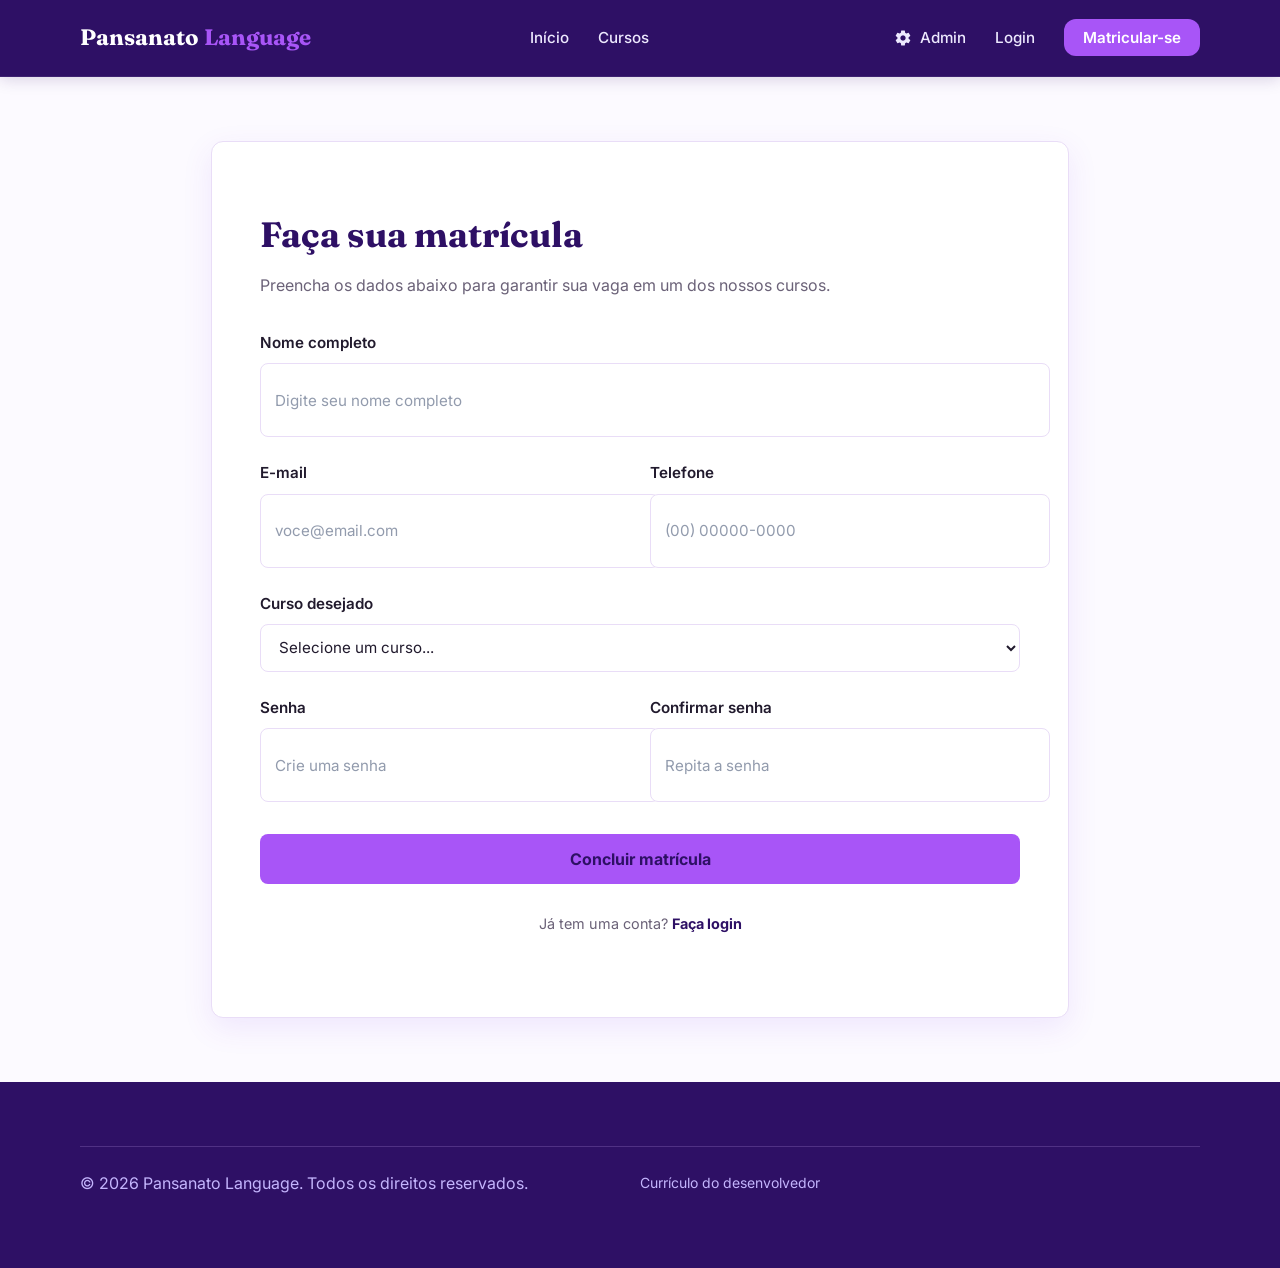
<file: html/cadastro.html>
<!DOCTYPE html>
<html lang="pt-BR">

<head>
  <meta charset="UTF-8" />
  <meta name="viewport" content="width=device-width, initial-scale=1.0" />

  <title>Matrícula | Pansanato Language</title>

  <link rel="stylesheet" href="../css/style.css" />
</head>

<body>

  <header class="cabecalho">
    <nav class="nav container" aria-label="Navegação principal">

      <a href="../index.html" class="marca">
        Pansanato <span>Language</span>
      </a>

      <button
        id="botaoMenu"
        class="menu-toggle"
        aria-label="Abrir menu de navegação"
        aria-controls="menuNavegacao"
      >
        <span class="material-icons" aria-hidden="true">
          menu
        </span>
      </button>
      <ul class="menu" id="menuNavegacao">
        <li>
          <a href="../index.html#inicio">Início</a>
        </li>
        <li>
          <a href="../index.html#cursos">Cursos</a>
        </li>
        <li>
          <a href="admin.html">
            <span class="material-icons icone-menu" aria-hidden="true">
              admin_panel_settings
            </span>
            Admin
          </a>
        </li>
        <li>
          <a href="login.html">Login</a>
        </li>
        <li>
          <a href="cadastro.html" class="botao-cta">
            Matricular-se
          </a>
        </li>
      </ul>
    </nav>
  </header>

  <main class="pagina-formulario">
    <div class="container">
      <div class="cartao-formulario">
        <h1>Faça sua matrícula</h1>
        <p>
          Preencha os dados abaixo para garantir sua vaga
          em um dos nossos cursos.
        </p>

        <form action="login.html" method="GET">

          <div class="campo">
            <label for="nome">Nome completo</label>

            <input
              type="text"
              id="nome"
              name="nome"
              placeholder="Digite seu nome completo"
              required
            />
          </div>

          <div class="linha-dois-campos">
            <div class="campo">
              <label for="email">E-mail</label>

              <input
                type="email"
                id="email"
                name="email"
                placeholder="voce@email.com"
                required
              />
            </div>

            <div class="campo">
              <label for="telefone">Telefone</label>
              <input
                type="tel"
                id="telefone"
                name="telefone"
                placeholder="(00) 00000-0000"
                required
              />
            </div>
          </div>

          <div class="campo">
            <label for="curso">Curso desejado</label>
            <select id="curso" name="curso" required>
              <option value="">
                Selecione um curso...
              </option>
              <option value="ingles">
                Inglês — R$ 699
              </option>
              <option value="italiano">
                Italiano — R$ 1.299
              </option>
              <option value="frances">
                Francês — R$ 1.599
              </option>
            </select>
          </div>

          <div class="linha-dois-campos">
            <div class="campo">
              <label for="senha">Senha</label>
              <input
                type="password"
                id="senha"
                name="senha"
                placeholder="Crie uma senha"
                minlength="6"
                required
              />
            </div>

            <div class="campo">
              <label for="confirmarSenha">
                Confirmar senha
              </label>
              <input
                type="password"
                id="confirmarSenha"
                name="confirmarSenha"
                placeholder="Repita a senha"
                minlength="6"
                required
              />
            </div>
          </div>

          <button type="submit" class="botao-form">
            Concluir matrícula
          </button>
        </form>
        <p class="rodape-formulario">
          Já tem uma conta?
          <a href="login.html">Faça login</a>
        </p>
      </div>
    </div>
  </main>

  <footer class="rodape">
    <div class="container rodape-baixo">
      <span>
        &copy; 2026 Pansanato Language.
        Todos os direitos reservados.
      </span>
      <a
        href="https://exemplo.com/curriculo.pdf"
        target="_blank"
        rel="noopener"
      >
        Currículo do desenvolvedor
      </a>
    </div>
  </footer>

  <script src="../js/script.js"></script>
</body>
</html>
</file>
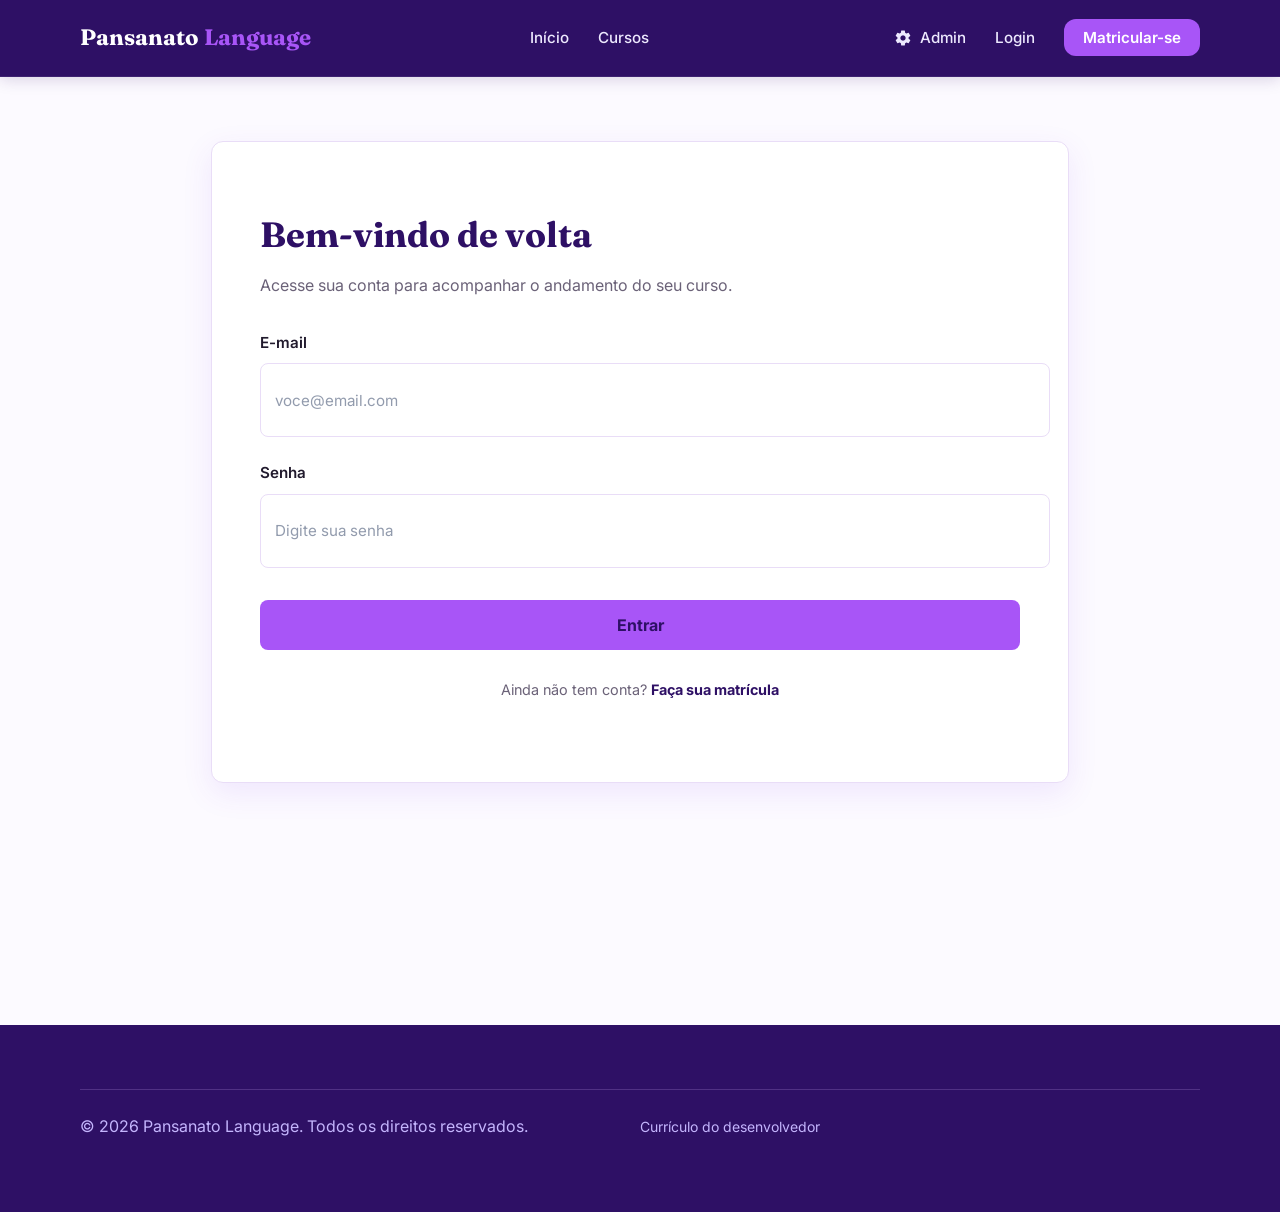
<file: html/login.html>
<!DOCTYPE html>
<html lang="pt-BR">
<head>
  <meta charset="UTF-8" />
  <meta name="viewport" content="width=device-width, initial-scale=1.0" />
  <title>Entrar | Pansanato Language</title>
  <link rel="stylesheet" href="../css/style.css" />
</head>

<body>
  <header class="cabecalho">
    <nav class="nav container" aria-label="Navegação principal">
      <a href="../index.html" class="marca">
        Pansanato <span>Language</span>
      </a>

      <button
        id="botaoMenu"
        class="menu-toggle"
        aria-label="Abrir menu de navegação"
        aria-controls="menuNavegacao"
      >
        <span class="material-icons" aria-hidden="true">
          menu
        </span>
      </button>

      <ul class="menu" id="menuNavegacao">

        <li>
          <a href="../index.html#inicio">Início</a>
        </li>

        <li>
          <a href="../index.html#cursos">Cursos</a>
        </li>

        <li>
          <a href="admin.html">
            <span class="material-icons icone-menu" aria-hidden="true">
              admin_panel_settings
            </span>
            Admin
          </a>
        </li>

        <li>
          <a href="login.html">Login</a>
        </li>

        <li>
          <a href="cadastro.html" class="botao-cta">
            Matricular-se
          </a>
        </li>
      </ul>
    </nav>
  </header>

  <main class="pagina-formulario">
    <div class="container">
      <div class="cartao-formulario">
        <h1>Bem-vindo de volta</h1>

        <p>
          Acesse sua conta para acompanhar o andamento
          do seu curso.
        </p>

        <form action="#" method="GET">
          <div class="campo">
            <label for="email">
              E-mail
            </label>
            <input
              type="email"
              id="email"
              name="email"
              placeholder="voce@email.com"
              required
            />
          </div>

          <div class="campo">
            <label for="senha">
              Senha
            </label>
            <input
              type="password"
              id="senha"
              name="senha"
              placeholder="Digite sua senha"
              required
            />
          </div>

          <button type="submit" class="botao-form">
            Entrar
          </button>
        </form>

        <p class="rodape-formulario">
          Ainda não tem conta?
          <a href="cadastro.html">
            Faça sua matrícula
          </a>
        </p>
      </div>
    </div>
  </main>

  <footer class="rodape">
    <div class="container rodape-baixo">
      <span>
        &copy; 2026 Pansanato Language.
        Todos os direitos reservados.
      </span>
      <a
        href="https://exemplo.com/curriculo.pdf"
        target="_blank"
        rel="noopener"
      >
        Currículo do desenvolvedor
      </a>
    </div>
  </footer>

  <script src="../js/script.js"></script>
</body>
</html>
</file>
<file: css/style.css>
@import url('https://fonts.googleapis.com/css2?family=Fraunces:wght@500;600;700&family=Inter:wght@400;500;600&display=swap');
@import url('https://fonts.googleapis.com/icon?family=Material+Icons');

:root {
  --roxo-principal: #7C3AED;
  --roxo-neon: #A855F7;
  --roxo-vibrante: #9333EA;
  --roxo-escuro: #2E1065;
  --roxo-profundo: #1E103F;
  --lavanda: #F3E8FF;
  --lavanda-clara: #FAF5FF;
  --branco: #FFFFFF;
  --preto-suave: #171321;
  --fundo: #FCFAFF;
  --fundo-alt: #FFFFFF;
  --texto: #211A2D;
  --texto-suave: #6B6278;
  --borda: #E9DDF7;
  --azul-marinho: var(--roxo-escuro);
  --azul-marinho-claro: var(--roxo-principal);
  --dourado: var(--roxo-neon);
  --coral: #EC4899;
  --verde-agua: #C084FC;
  --primaria: var(--roxo-principal);
  --destaque: var(--roxo-neon);
  --fonte-titulo: "Fraunces", Georgia, serif;
  --fonte-texto: "Inter", Arial, sans-serif;
  --raio: 12px;
  --sombra:
    0 10px 30px rgba(124, 58, 237, 0.10);
  --sombra-forte:
    0 12px 35px rgba(124, 58, 237, 0.18);
}

html {
  scroll-behavior: smooth;
  width: 100%;
  min-height: 100%;
  margin: 0 !important;
  padding: 0 !important;
}

body {
  font-family: var(--fonte-texto);
  color: var(--texto);
  background: var(--fundo);
  line-height: 1.6;
  width: 100%;
  min-height: 100vh;
  margin: 0 !important;
  padding: 0 !important;
  overflow-x: hidden;
}

.cabecalho,
.hero,
.faixa,
.secao,
.chamada-final,
footer {
    width: 100%;
    margin-left: 0;
    margin-right: 0;
}

img {
  display: block;
  max-width: 100%;
}

a {
  color: inherit;
  text-decoration: none;
}

ul {
  list-style: none;
}

button,
a {
  -webkit-tap-highlight-color: transparent;
}

.container {
  width: min(1120px, 92%);
  margin: 0 auto;
}

h1,
h2,
h3 {
  font-family: var(--fonte-titulo);
  color: var(--roxo-escuro);
  line-height: 1.2;
}

h2 {
  font-size: clamp(1.7rem, 2.5vw, 2.3rem);
  margin-bottom: 0.6rem;
}

h3 {
  font-size: 1.25rem;
}

.material-icons {
  user-select: none;
}

.secao {
  padding: 4.5rem 0;
}

.secao-titulo {
  max-width: 640px;
  margin: 0 auto 3rem;
  text-align: center;
}

.secao-titulo p {
  color: var(--texto-suave);
  margin-top: 0.6rem;
}

.cabecalho {
    height: var(--altura-header);
    background: var(--roxo-escuro);
    box-shadow: 0 2px 15px rgba(46, 16, 101, 0.18);
    border-bottom: 1px solid rgba(255, 255, 255, 0.08);
    display: flex;
    align-items: center;
}

.nav {
  display: flex;
  align-items: center;
  justify-content: space-between;
  padding: 1rem 0;
}

.marca {
  font-family: var(--fonte-titulo);
  font-size: 1.4rem;
  font-weight: 700;
  color: var(--branco);
}

.marca span {
  color: var(--roxo-neon);
}

.menu {
  display: flex;
  align-items: center;
  gap: 1.8rem;
}

.menu a {
  color: #EDE9FE;
  font-size: 0.95rem;
  font-weight: 500;
  transition: color 0.2s ease;
}

.menu a:hover,
.menu a:focus-visible {
  color: var(--roxo-neon);
}

.menu .icone-menu {
  margin-right: 4px;
  color: currentColor;
  font-size: 18px;
  vertical-align: -4px;
}

.botao-cta {
  padding: 0.55rem 1.2rem;
  border-radius: var(--raio);
  background: var(--roxo-neon);
  color: var(--branco) !important;
  font-weight: 600 !important;
}

.botao-cta:hover {
  background: var(--roxo-principal);
}

.menu-toggle {
  display: none;
  border: none;
  background: none;
  color: #fff;
  font-size: 1.6rem;
  cursor: pointer;
}

.botao-primario {
  display: inline-block;
  padding: 0.85rem 1.6rem;
  border: none;
  border-radius: var(--raio);
  background: var(--roxo-neon);
  color: var(--branco);
  box-shadow: 0 5px 20px rgba(168, 85, 247, 0.25);
  font-size: 1rem;
  font-weight: 700;
  cursor: pointer;
  transition: background 0.2s ease, transform 0.2s ease;
}

.botao-primario:hover {
  background: var(--roxo-vibrante);
  box-shadow: 0 8px 25px rgba(168, 85, 247, 0.35);
}

.botao-secundario {
  padding: 0.6rem 1.1rem;
  border-radius: var(--raio);
  background: var(--azul-marinho);
  color: #fff;
  font-size: 0.9rem;
  font-weight: 600;
  transition: background 0.2s ease;
}

.botao-secundario:hover {
  background: var(--azul-marinho-claro);
}

.hero {
    position: relative;
    overflow: visible;
    height: calc(100vh - var(--altura-header) - var(--altura-faixa));
    min-height: 560px;
    background: var(--azul-marinho);
    display: flex;
    align-items: center;

     background: linear-gradient(
      135deg,
      var(--roxo-profundo) 0%,
      var(--roxo-escuro) 48%,
      var(--roxo-principal) 100%
  );

  color: var(--branco);
}

.hero .container {
    width: min(1120px, 92%);
    height: 100%;

    display: grid;
    grid-template-columns: 1fr 1fr;
    align-items: center;
    gap: 40px;
}

.hero-texto {
    display: flex;
    flex-direction: column;
    justify-content: center;
    align-items: flex-start;

    padding: 0;
    margin: 0;
}

.hero h1 {
    margin-bottom: 1rem;
    color: #fff;
    font-size: clamp(2rem, 4vw, 2.9rem);
    line-height: 1.2;
}

.hero h1 em {
    color: var(--roxo-neon);
    font-style: normal;
}

.hero p {
    max-width: 46ch;
    margin-bottom: 1.6rem;
    color: #E9D5FF;
    font-size: 1.05rem;
}

.hero-nota {
    margin-top: 0.9rem;
    margin-bottom: 0 !important;
    color: #D8B4FE; !important;
    font-size: 0.85rem !important;
}

.hero-imagem {
    height: auto;
    min-width: 0;
    display: flex;
    align-items: flex-end;
    justify-content: center;
    align-self: stretch;
}

.hero-imagem img {
    display: block;
    width: 100%;
    max-width: 740px;
    max-height: none;
    height: auto;
    object-fit: contain;
    margin: 0 auto;
}

.hero-imagem img:hover{
  transform: scale(1.01);
  filter: brightness(1.05);
}

.faixa {
    height: var(--altura-faixa);
    background: var(--fundo-alt);
    border-bottom-color: var(--borda);
    display: flex;
    align-items: center;
}


.faixa .container {
    width: 100%;
    height: 100%;
    display: grid;
    grid-template-columns: repeat(3, 1fr);
    align-items: center;
    justify-items: center;
}

.faixa-item {
  flex: 1;
  min-width: 150px;
}

.faixa-num {
  font-family: var(--fonte-titulo);
  color: var(--roxo-principal);
  font-size: 1.6rem;
  font-weight: 700;
}

.faixa-rotulo {
  color: var(--texto-suave);
  font-size: 0.85rem;
}

.grade-diferenciais {
  display: grid;
  grid-template-columns: repeat(auto-fit, minmax(230px, 1fr));
  gap: 1.6rem;
}

.cartao-diferencial {
  padding: 1.8rem;
  border: 1px solid var(--borda);
  border-radius: var(--raio);
  background: var(--fundo-alt);
  border-color: var(--borda);
  box-shadow: var(--sombra);
  transition: transform 0.2s ease, box-shadow 0.2s ease;
}

.cartao-diferencial:hover, .cartao-curso:hover {
  transform: translateY(-4px);
  box-shadow: var(--sombra-forte);
}

.icone-caixa {
  display: flex;
  align-items: center;
  justify-content: center;
  width: 48px;
  height: 48px;
  margin-bottom: 1rem;
  border-radius: 50%;
  background: var(--lavanda);
}

.icone-caixa .material-icons {
  color: var(--roxo-principal);
  font-size: 22px;
}

.cartao-diferencial p, .cartao-curso-corpo {
  margin-top: 0.4rem;
  color: var(--texto-suave);
  font-size: 0.95rem;
}

.grade-cursos {
  display: grid;
  grid-template-columns: repeat(auto-fit, minmax(280px, 1fr));
  gap: 1.8rem;
}

.cartao-curso {
  display: flex;
  flex-direction: column;
  overflow: hidden;
  border-radius: var(--raio);
  background: var(--fundo-alt);
  box-shadow: var(--sombra);
  transition: transform 0.2s ease, box-shadow 0.2s ease;
}

.cartao-curso:hover {
  transform: translateY(-4px);
  box-shadow: 0 15px 35px rgba(27, 42, 74, 0.13);
}

.cartao-curso img {
  width: 100%;
  height: 170px;
  object-fit: cover;
}

.cartao-curso-corpo {
  display: flex;
  flex: 1;
  flex-direction: column;
  padding: 1.4rem 1.4rem 1.6rem;
}

.cartao-curso-corpo p {
  flex: 1;
  margin: 0.5rem 0 1rem;
  color: var(--texto-suave);
  font-size: 0.92rem;
}

.preco {
  font-family: var(--fonte-titulo);
  color: var(--roxo-principal);
  font-size: 1.5rem;
  font-weight: 700;
}

.preco span {
  color: var(--texto-suave);
  font-family: var(--fonte-texto);
  font-size: 0.85rem;
  font-weight: 400;
}

.linha-curso {
  display: flex;
  align-items: center;
  justify-content: space-between;
  gap: 1rem;
  margin-top: 1rem;
}

.como-funciona, .secao-escura {
  background: var(--lavanda-clara);
}

.secao-escura h2 {
  color: #fff;
}

.secao-escura .secao-titulo p {
  color: #C6D0E6;
}

.lista-etapas {
  display: grid;
  grid-template-columns: repeat(4, 1fr);
  gap: 1.5rem;
}

.etapa {
  padding: 2rem 1.3rem;
  border: 1px solid rgba(255, 255, 255, 0.12);
  border-radius: var(--raio);
  background: var(--branco);
  border-color: var(--borda);
  text-align: center;
  transition: transform 0.2s ease, background 0.2s ease;
}

.etapa:hover {
  background: #30446F;
  transform: translateY(-4px);
}

.etapa-numero {
  display: flex;
  align-items: center;
  justify-content: center;
  width: 3.5rem;
  height: 3.5rem;
  margin: 0 auto 1.5rem;
  border-radius: 50%;
  background: var(--roxo-principal);
  color: var(--branco);
  font-size: 1.25rem;
  font-weight: 700;
}

.etapa h3 {
  margin-bottom: 0.75rem;
  color: var(--roxo-escuro);
  font-size: 1.2rem;
}

.etapa p {
  color: var(--texto-suave);
  font-size: 0.92rem;
  line-height: 1.7;
}

#depoimentos {
  background: var(--fundo-alt);
}

.grade-depoimentos {
  display: grid;
  grid-template-columns: repeat(3, 1fr);
  gap: 1.8rem;
}

.depoimento {
  display: flex;
  flex-direction: column;
  padding: 1.8rem;
  border: 1px solid var(--borda);
  border-radius: var(--raio);
  background: var(--fundo-alt);
  box-shadow: var(--sombra);
  background: var(--fundo-alt);
}

.depoimento > p {
  flex: 1;
  margin-bottom: 1.5rem;
  color: var(--texto);
  font-size: 0.98rem;
  line-height: 1.8;
  font-style: italic;
}

.depoimento-autor {
  padding-top: 1rem;
  border-top: 1px solid var(--borda);
  color: var(--azul-marinho);
  font-size: 0.95rem;
  font-weight: 700;
}

.depoimento-curso {
  margin-top: 0.2rem;
  color: var(--texto-suave);
  font-size: 0.85rem;
}

.chamada-final {
  padding: 5rem 0;
  background: var(--azul-marinho);
  color: #fff;
  text-align: center;
  background: linear-gradient(
    135deg,
    var(--roxo-escuro),
    var(--roxo-principal)
  );
}

.chamada-final .container {
  display: flex;
  flex-direction: column;
  align-items: center;
  max-width: 800px;
}

.chamada-final h2 {
  max-width: 650px;
  margin-bottom: 1.25rem;
  color: #fff;
  font-size: clamp(2rem, 4vw, 3rem);
  line-height: 1.2;
}

.chamada-final p {
  max-width: 600px;
  margin-bottom: 2rem;
  color: #E9D5FF;
  font-size: 1.05rem;
  line-height: 1.7;
}

.chamada-final .botao-primario {
  background: var(--branco);
  color: var(--roxo-principal);
  box-shadow: none;
}

.chamada-final .botao-primario:hover {
  background: var(--lavanda);
  color: var(--roxo-escuro);
}

footer {
  padding: 4rem 0 1.5rem;
  background: var(--roxo-profundo);
  color: var(--branco);
}

footer > .container:first-child {
  display: grid;
  grid-template-columns: 2fr 1fr 1fr;
  gap: 3rem;
  padding-bottom: 3rem;
}

.rodape-marca {
  display: inline-block;
  margin-bottom: 1rem;
  color: var(--branco);
  font-family: var(--fonte-titulo);
  font-size: 1.5rem;
  font-weight: 700;
}

.rodape-marca span {
  color: var(--roxo-neon);
}

.rodape-sobre, rodape-descricao {
  max-width: 320px;
  color: #D8B4FE;
  font-size: 0.95rem;
  line-height: 1.7;
}

footer h4 {
  margin-bottom: 1.25rem;
  color: #fff;
  font-size: 1rem;
  font-weight: 700;
}

footer ul {
  display: flex;
  flex-direction: column;
  gap: 0.75rem;
}

footer ul a {
  color: rgba(255, 255, 255, 0.7);
  font-size: 0.9rem;
  transition: color 0.2s ease;
}

footer ul a:hover {
  color: var(--dourado);
}

.rodape {
    background: var(--azul-marinho);
    color: #ffffff;
    padding: 64px 0 24px;
}

.rodape-conteudo {
    display: grid;
    grid-template-columns: 2fr 1fr 1fr;
    gap: 64px;
    align-items: start;
    padding-bottom: 48px;
}

.rodape-marca h3 {
    margin-bottom: 20px;
    color: #ffffff;
    font-family: "Fraunces", serif;
    font-size: 1.5rem;
}

.rodape-marca p {
    max-width: 330px;
    margin-bottom: 24px;
    color: #c5ccdc;
    line-height: 1.7;
}

.rodape-social {
    display: flex;
    align-items: center;
    gap: 12px;
}

.rodape-social a {
    display: flex;
    align-items: center;
    justify-content: center;
    width: 38px;
    height: 38px;
    border: 1px solid #526079;
    border-radius: 50%;
    color: #ffffff;
    border-color: rgba(216, 180, 254, 0.4);
    transition: background-color 0.2s ease,
                border-color 0.2s ease;
}

.rodape-social a:hover {
    background: var(--dourado);
    border-color: var(--dourado);
    color: var(--azul-marinho);
}

.rodape-links {
    display: flex;
    flex-direction: column;
    align-items: flex-start;
    gap: 14px;
}

.rodape-links h4 {
    margin-bottom: 8px;
    color: #ffffff;
    font-size: 1rem;
}

.rodape-links a {
    color: #D8B4FE;
    text-decoration: none;
    transition: color 0.2s ease;
}

.rodape-links a:hover {
    color: var(--roxo-neon);
}

.rodape-baixo {
    display: flex;
    align-items: center;
    justify-content: space-between;
    gap: 24px;
    padding-top: 24px;
    border-top: 1px solid #35415c;
    border-top-color: rgba(216, 180, 254, 0.2);
}

.rodape-inferior {
  border-top-color: rgba(216, 180, 254, 0.2);
}

.rodape-baixo p,
.rodape-baixo a {
    margin: 0;
    color: #C4B5FD;
    font-size: 0.875rem;
    line-height: 1.6;
}

.rodape-baixo a {
    text-decoration: none;
    transition: color 0.2s ease;
}

.rodape-baixo a:hover, rodape-politicas a:hover {
    color: var(--roxo-neon);
}

.rodape-baixo span, rodape-inferior p{
  color: #C4B5FD;
}

@media (max-width: 768px) {
    .rodape-conteudo {
        grid-template-columns: 1fr 1fr;
        gap: 40px 24px;
    }

    .rodape-marca {
        grid-column: 1 / -1;
    }

    .rodape-baixo {
        flex-direction: column;
        align-items: flex-start;
        gap: 8px;
    }
}

@media (max-width: 480px) {
    .rodape-conteudo {
        grid-template-columns: 1fr;
    }

    .rodape-marca {
        grid-column: auto;
    }
}

@media (max-width: 1000px) {
  .hero .container {
    gap: 2rem;
  }

  .lista-etapas {
    grid-template-columns: repeat(2, 1fr);
  }

  .grade-depoimentos {
    grid-template-columns: repeat(2, 1fr);
  }
}

@media (max-width: 860px) {
  .hero .container {
    grid-template-columns: 1fr;
    text-align: center;
  }

  .hero p {
    margin-right: auto;
    margin-left: auto;
  }

  .hero-imagem {
    max-width: 420px;
    margin: 0 auto;
  }

  footer > .container:first-child {
    grid-template-columns: repeat(2, 1fr);
    gap: 2.5rem;
  }
}

@media (max-width: 720px) {
  .menu {
    position: absolute;
    top: 100%;
    right: 0;
    left: 0;
    display: none;
    flex-direction: column;
    align-items: flex-start;
    gap: 1rem;
    padding: 1rem 6%;
    background: var(--roxo-escuro);
  }

  .menu.aberto {
    display: flex;
  }

  .menu-toggle {
    display: block;
  }

  .faixa .container {
    gap: 1.5rem;
  }

  .faixa-item {
    min-width: 120px;
  }

  .linha-curso {
    align-items: flex-start;
    flex-direction: column;
  }

  .botao-secundario {
    text-align: center;
    background: var(--roxo-principal);
    color: var(--branco);
  }
}

.botao-secundario:hover {
  background: var(--roxo-escuro);
}

@media (max-width: 600px) {
  .secao {
    padding: 3.5rem 0;
  }

  .secao-titulo {
    margin-bottom: 2rem;
  }

  .lista-etapas {
    grid-template-columns: 1fr;
    gap: 1.2rem;
  }

  .etapa {
    padding: 1.5rem;
  }

  .grade-depoimentos {
    grid-template-columns: 1fr;
    gap: 1.5rem;
  }

  .depoimento {
    padding: 1.5rem;
  }

  .chamada-final {
    padding: 3.5rem 1rem;
  }

  .chamada-final h2 {
    font-size: 2rem;
  }

  .chamada-final p {
    font-size: 1rem;
  }

  footer {
    padding: 3rem 0 1.5rem;
  }

  footer > .container:first-child {
    grid-template-columns: 1fr;
    gap: 2rem;
  }

  .rodape-sobre {
    max-width: 100%;
  }

  .rodape-baixo {
    align-items: flex-start;
    flex-direction: column;
  }
}

@media (max-width: 400px) {
  .hero {
    padding: 3.5rem 0 4rem;
  }

  .hero h1 {
    font-size: 2rem;
  }

  .faixa .container {
    flex-direction: column;
    align-items: center;
  }

  .faixa-item {
    width: 100%;
  }

  .botao-primario {
    padding: 0.8rem 1.2rem;
    font-size: 0.9rem;
  }
}

@media (max-width: 860px) {
    .hero {
        height: auto;
        min-height: auto;
        padding: 56px 0 0;
    }

    .hero .container {
        width: min(1120px, 92%);
        height: auto;

        grid-template-columns: 1fr;
        gap: 32px;
        text-align: center;
    }

    .hero-texto {
        align-items: center;
    }

    .hero p {
        margin-right: auto;
        margin-left: auto;
    }

    .hero-imagem {
        height: auto;
        max-width: 520px;
        width: 100%;
        margin: 0 auto;
    }

    .hero-imagem img {
        max-height: none;
        width: 100%;
    }
}

.pagina-formulario {
    min-height: calc(100vh - 80px);
    padding: 64px 0;
    background: var(--fundo);
}

.cartao-formulario {
    width: 100%;
    max-width: 760px;
    margin: 0 auto;
    padding: 48px;
    background: var(--fundo-alt);
    border: 1px solid var(--borda);
    border-radius: var(--raio);
    box-shadow: var(--sombra);
}

.cartao-formulario h1 {
    margin-bottom: 12px;
    color: var(--azul-marinho);
    font-family: "Fraunces", serif;
    font-size: 2.2rem;
    line-height: 1.2;
}

.cartao-formulario > p {
    margin-bottom: 32px;
    color: var(--texto-suave);
    line-height: 1.7;
}

.cartao-formulario form {
    display: flex;
    flex-direction: column;
    gap: 24px;
}

.campo {
    display: flex;
    flex-direction: column;
    gap: 8px;
}

.campo label {
    color: var(--texto);
    font-size: 0.95rem;
    font-weight: 600;
}

.campo input,
.campo select {
    width: 100%;
    min-height: 48px;
    padding: 12px 14px;
    border: 1px solid var(--borda);
    border-radius: 8px;
    background: var(--fundo-alt);
    color: var(--texto);
    font-family: "Inter", sans-serif;
    font-size: 0.95rem;
    outline: none;
    transition:
        border-color 0.2s ease,
        box-shadow 0.2s ease;
}

.campo input::placeholder {
    color: #929bad;
}

.campo input:focus,
.campo select:focus {
    border-color: var(--dourado);
    box-shadow: 0 0 0 3px rgba(244, 163, 0, 0.15);
}

.linha-dois-campos {
    display: grid;
    grid-template-columns: repeat(2, minmax(0, 1fr));
    gap: 20px;
}

.botao-form {
    width: 100%;
    min-height: 50px;
    margin-top: 8px;
    padding: 14px 24px;
    border: none;
    border-radius: 8px;
    background: var(--dourado);
    color: var(--azul-marinho);
    font-family: "Inter", sans-serif;
    font-size: 1rem;
    font-weight: 700;
    cursor: pointer;
    transition:
        background-color 0.2s ease,
        transform 0.2s ease;
}

.botao-form:hover {
    background: #d98e00;
    transform: translateY(-2px);
}

.botao-form:active {
    transform: translateY(0);
}

.rodape-formulario {
    margin-top: 28px;
    margin-bottom: 0;
    color: var(--texto-suave);
    text-align: center;
    font-size: 0.9rem;
}

.rodape-formulario a {
    color: var(--azul-marinho);
    font-weight: 700;
    text-decoration: none;
}

.rodape-formulario a:hover {
    color: var(--dourado);
    text-decoration: underline;
}

@media (max-width: 600px) {
    .pagina-formulario {
        padding: 32px 0;
    }
    .cartao-formulario {
        padding: 28px 20px;
    }
    .cartao-formulario h1 {
        font-size: 1.8rem;
    }
    .linha-dois-campos {
        grid-template-columns: 1fr;
        gap: 24px;
    }
}

.pagina-formulario {
    min-height: calc(100vh - 80px);
    padding: 64px 0;
    background: var(--fundo);
}

.cartao-formulario {
    width: 100%;
    max-width: 760px;
    margin: 0 auto;
    padding: 48px;
    background: var(--fundo-alt);
    border: 1px solid var(--borda);
    border-radius: var(--raio);
    box-shadow: var(--sombra);
}

.cartao-formulario h1 {
    margin-bottom: 12px;
    color: var(--azul-marinho);
    font-family: "Fraunces", serif;
    font-size: 2.2rem;
    line-height: 1.2;
}

.cartao-formulario > p {
    margin-bottom: 32px;
    color: var(--texto-suave);
    line-height: 1.7;
}

.cartao-formulario form {
    display: flex;
    flex-direction: column;
    gap: 24px;
}

.campo {
    display: flex;
    flex-direction: column;
    gap: 8px;
}

.campo label {
    color: var(--texto);
    font-size: 0.95rem;
    font-weight: 600;
}

.campo input,
.campo select {
    width: 100%;
    min-height: 48px;
    padding: 12px 14px;
    border: 1px solid var(--borda);
    border-radius: 8px;
    background: var(--fundo-alt);
    color: var(--texto);
    font-family: "Inter", sans-serif;
    font-size: 0.95rem;
    outline: none;
    transition:
        border-color 0.2s ease,
        box-shadow 0.2s ease;
}

.campo input::placeholder {
    color: #929bad;
}

.campo input:focus,
.campo select:focus {
    border-color: var(--dourado);
    box-shadow: 0 0 0 3px rgba(244, 163, 0, 0.15);
}

.linha-dois-campos {
    display: grid;
    grid-template-columns: repeat(2, minmax(0, 1fr));
    gap: 20px;
}

.botao-form {
    width: 100%;
    min-height: 50px;
    margin-top: 8px;
    padding: 14px 24px;
    border: none;
    border-radius: 8px;
    background: var(--dourado);
    color: var(--azul-marinho);
    font-family: "Inter", sans-serif;
    font-size: 1rem;
    font-weight: 700;
    cursor: pointer;
    transition:
        background-color 0.2s ease,
        transform 0.2s ease;
}

.botao-form:hover {
    background: #d98e00;
    transform: translateY(-2px);
}

.botao-form:active {
    transform: translateY(0);
}

.rodape-formulario {
    margin-top: 28px;
    margin-bottom: 0;
    color: var(--texto-suave);
    text-align: center;
    font-size: 0.9rem;
}

.rodape-formulario a {
    color: var(--azul-marinho);
    font-weight: 700;
    text-decoration: none;
}

.rodape-formulario a:hover {
    color: var(--dourado);
    text-decoration: underline;
}

@media (max-width: 600px) {
    .pagina-formulario {
        padding: 32px 0;
    }
    .cartao-formulario {
        padding: 28px 20px;
    }
    .cartao-formulario h1 {
        font-size: 1.8rem;
    }
    .linha-dois-campos {
        grid-template-columns: 1fr;
        gap: 24px;
    }
}

@media (min-width: 769px) {
    .hero {
        min-height: calc(100vh - 155px);
        box-sizing: border-box;
        display: flex;
        align-items: center;
    }

    .hero .container {
        width: min(1120px, 92%);
    }

    .hero-conteudo {
        min-height: inherit;
        display: flex;
        align-items: center;
    }

    .faixa {
        min-height: 78px;
        box-sizing: border-box;
    }

}

:root {
  --altura-header: 76px;
  --altura-faixa: 78px;
}

.cabecalho {
  width: 100%;
  height: var(--altura-header);
  position: relative;
  z-index: 100;
  background: var(--roxo-escuro);
  box-shadow: 0 2px 15px rgba(46, 16, 101, 0.18);
  border-bottom: 1px solid rgba(255, 255, 255, 0.08);
  display: flex;
  align-items: center;
}

.nav {
  display: flex;
  align-items: center;
  justify-content: space-between;
  gap: 24px;
  min-height: var(--altura-header);
  padding: 0;
}

.logo-link {
  display: flex;
  align-items: center;
  flex-shrink: 0;
  text-decoration: none;
}

.nav > .logo-link > img {
  height: 68px;
  max-width: 190px;
}

.navegacao {
  display: flex;
  align-items: center;
  justify-content: space-between;
  flex: 1;
  gap: 32px;
  min-width: 0;
}

.menu-central,
.menu-direita {
  display: flex;
  align-items: center;
  margin: 0;
  padding: 0;
}

.menu-central {
  justify-content: center;
  gap: 28px;
  margin-left: auto;
  margin-right: auto;
}

.menu-direita {
  justify-content: flex-end;
  gap: 18px;
  flex-shrink: 0;
}

.menu-central a,
.menu-direita a {
  white-space: nowrap;
}

.menu-toggle {
  display: none;
}

@media (max-width: 1100px) {
  .nav {
    gap: 16px;
  }

  .navegacao {
    gap: 18px;
  }

  .menu-central {
    gap: 18px;
  }

  .menu-direita {
    gap: 12px;
  }

  .nav > .logo-link > img {
    height: 60px;
    max-width: 160px;
}
}

@media (max-width: 860px) {
  .cabecalho {
    height: var(--altura-header);
  }

  .menu-toggle {
    display: flex;
    align-items: center;
    justify-content: center;
    margin-left: auto;
    padding: 8px;
    border: none;
    background: transparent;
    color: var(--branco);
    cursor: pointer;
  }

  .navegacao {
    display: none;
    position: absolute;
    top: 100%;
    left: 0;
    right: 0;
    flex-direction: column;
    align-items: stretch;
    gap: 0;
    padding: 20px;
    background: var(--roxo-escuro);
    box-shadow: 0 10px 20px rgba(0, 0, 0, 0.15);
  }

  .navegacao.aberto {
    display: flex;
  }

  .menu-central,
  .menu-direita {
    display: flex;
    flex-direction: column;
    align-items: stretch;
    gap: 0;
    width: 100%;
    margin: 0;
  }

  .menu-central a,
  .menu-direita a {
    display: flex;
    align-items: center;
    justify-content: center;
    padding: 12px;
  }

  .menu-direita {
    margin-top: 12px;
    padding-top: 12px;
    border-top: 1px solid rgba(255, 255, 255, 0.15);
  }

  .botao-cta {
    text-align: center;
  }

  .menu {
    position: static;
    padding: 0;
    background: transparent;
  }
}

@media (max-width: 600px) {
  .nav > .logo-link > img {
    height: 48px;
    max-width: 140px;
  }
}
</file>
